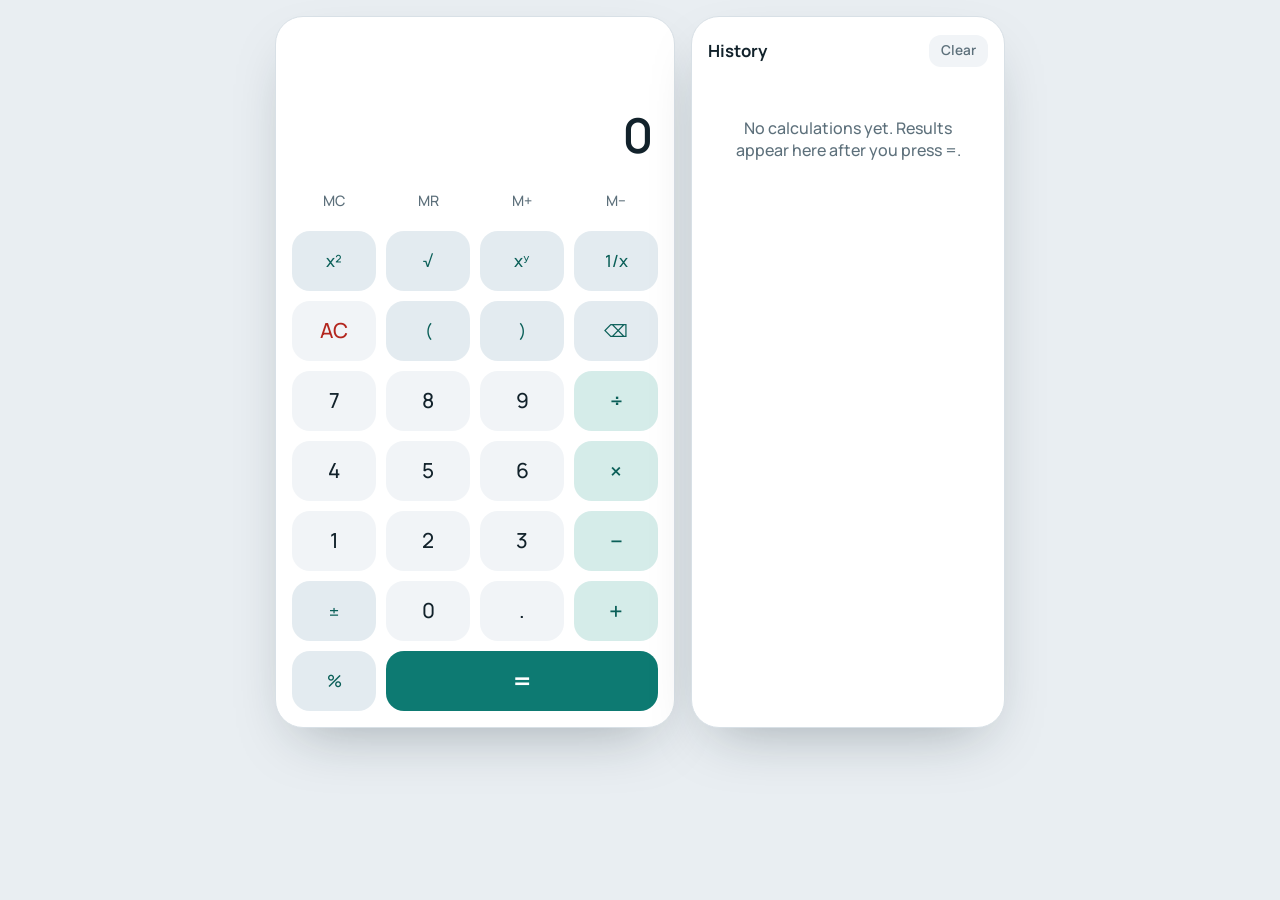
<file: index.html>
<!DOCTYPE html>
<html lang="en">

<head>
  <meta charset="utf-8">
  <meta name="viewport" content="width=device-width, initial-scale=1, viewport-fit=cover">
  <title>Calculator</title>
  <link rel="preconnect" href="https://fonts.googleapis.com">
  <link rel="stylesheet" href="style.css">
  
  
  <link href="https://fonts.googleapis.com/css2?family=Manrope:wght@400;500;600;700&display=swap" rel="stylesheet">

</head>

<body>
  <main class="app">
    <section class="calc" aria-label="Calculator">
      <div class="top"><span class="mem" id="memInd" title="Memory has a stored value">M</span><button class="icon-btn"
          id="openHist" type="button" aria-expanded="false" aria-controls="history">History</button></div>
      <div class="screen">
        <div class="expr" id="expr"></div>
        <div class="value" id="value" aria-hidden="true">0</div>
      </div>
      <div class="sr" id="sr" role="status" aria-live="polite"></div>
      <div class="keys" id="keys"></div>
    </section>
    <aside class="history" id="history" aria-label="Calculation history">
      <div class="hhead">
        <h2>History</h2>
        <div><button class="icon-btn" id="clearHist" type="button">Clear</button><button class="icon-btn" id="closeHist"
            type="button">Close</button></div>
      </div>
      <ul class="list" id="list"></ul>
    </aside>
  </main>
   <script src="script.js"></script>
</body>

</html>
</file>
<file: style.css>
:root {
      --bg: #e9eef2;
      --panel: #fff;
      --key: #f1f4f7;
      --key-h: #e5eaef;
      --fn: #e3ebf0;
      --text: #12222b;
      --muted: #5d707b;
      --accent: #0d7a72;
      --accent-h: #0a655e;
      --on-accent: #fff;
      --op: #d5ece9;
      --op-text: #0a5f58;
      --danger: #b3261e;
      --line: #d8e0e6;
      --shadow: 0 24px 60px -24px rgba(18, 34, 43, .35);
      box-sizing: border-box;
      padding-top: env(safe-area-inset-top, 0px);
      padding-bottom: env(safe-area-inset-bottom, 0px)
    }

    @media (prefers-color-scheme:dark) {
      :root:not([data-theme="light"]) {
        --bg: #0b1519;
        --panel: #122027;
        --key: #1a2c35;
        --key-h: #223842;
        --fn: #16262e;
        --text: #e8f1f4;
        --muted: #8ba0aa;
        --accent: #3fd0c2;
        --accent-h: #63dcd0;
        --on-accent: #04231f;
        --op: #1c3f43;
        --op-text: #7fe3d8;
        --danger: #ff8a80;
        --line: #25373f;
        --shadow: 0 24px 60px -24px #000
      }
    }

    :root[data-theme="dark"] {
      --bg: #0b1519;
      --panel: #122027;
      --key: #1a2c35;
      --key-h: #223842;
      --fn: #16262e;
      --text: #e8f1f4;
      --muted: #8ba0aa;
      --accent: #3fd0c2;
      --accent-h: #63dcd0;
      --on-accent: #04231f;
      --op: #1c3f43;
      --op-text: #7fe3d8;
      --danger: #ff8a80;
      --line: #25373f;
      --shadow: 0 24px 60px -24px #000
    }

    *,
    *::before,
    *::after {
      box-sizing: inherit
    }

    html {
      scroll-padding-top: env(safe-area-inset-top, 0px)
    }

    html,
    body {
      margin: 0
    }

    body {
      min-height: 100%;
      background: var(--bg);
      color: var(--text);
      font: 500 16px/1.4 Manrope, system-ui, -apple-system, "Segoe UI", sans-serif;
      display: grid;
      place-items: center;
      padding: 16px;
      overflow-x: hidden;
      -webkit-tap-highlight-color: transparent
    }

    button {
      font: inherit;
      color: inherit;
      cursor: pointer;
      border: 0
    }

    :focus-visible {
      outline: 2px solid var(--accent);
      outline-offset: 2px
    }

    .app {
      position: relative;
      width: min(100%, 400px);
      display: grid;
      grid-template-columns: minmax(0, 1fr)
    }

    .calc,
    .history {
      background: var(--panel);
      border-radius: 28px;
      box-shadow: var(--shadow);
      border: 1px solid var(--line)
    }

    .calc {
      padding: 16px
    }

    .top {
      display: flex;
      justify-content: space-between;
      align-items: center;
      height: 36px
    }

    .mem {
      font-weight: 700;
      font-size: .8rem;
      color: var(--accent);
      padding: 2px 8px;
      border-radius: 8px;
      background: var(--op);
      visibility: hidden
    }

    .mem.on {
      visibility: visible
    }

    .icon-btn {
      background: var(--key);
      border-radius: 12px;
      padding: 6px 12px;
      font-size: .85rem;
      font-weight: 600;
      color: var(--muted);
      transition: background .15s, color .15s
    }

    .icon-btn:hover {
      background: var(--key-h);
      color: var(--text)
    }

    .screen {
      text-align: right;
      padding: 8px 6px 14px
    }

    .expr {
      height: 26px;
      color: var(--muted);
      font-size: 1.05rem;
      white-space: nowrap;
      overflow-x: auto;
      scrollbar-width: none;
      font-variant-numeric: tabular-nums
    }

    .expr::-webkit-scrollbar {
      display: none
    }

    .expr.err {
      color: var(--danger);
      font-weight: 600
    }

    .value {
      height: 64px;
      line-height: 64px;
      font-size: 3rem;
      font-weight: 600;
      letter-spacing: -.03em;
      white-space: nowrap;
      overflow: hidden;
      font-variant-numeric: tabular-nums
    }

    .keys {
      display: grid;
      gap: 10px
    }

    .row {
      display: grid;
      gap: 10px;
      grid-template-columns: repeat(4, minmax(0, 1fr))
    }

    .k {
      height: clamp(44px, 7vh, 60px);
      border-radius: 18px;
      background: var(--key);
      font-size: 1.3rem;
      transition: background .12s, transform .08s;
      user-select: none;
      touch-action: manipulation
    }

    .k:hover {
      background: var(--key-h)
    }

    .k:active,
    .k.pressed {
      transform: scale(.95);
      background: var(--key-h)
    }

    .k.small {
      height: clamp(34px, 5vh, 40px);
      font-size: .9rem;
      background: transparent;
      color: var(--muted);
      border-radius: 12px
    }

    .k.fn {
      background: var(--fn);
      font-size: 1.05rem;
      color: var(--op-text)
    }

    .k.op {
      background: var(--op);
      color: var(--op-text);
      font-size: 1.5rem
    }

    .k.clear {
      color: var(--danger)
    }

    .k.eq {
      grid-column: 2/-1;
      background: var(--accent);
      color: var(--on-accent);
      font-size: 1.7rem;
      font-weight: 700
    }

    .k.eq:hover,
    .k.eq:active,
    .k.eq.pressed {
      background: var(--accent-h)
    }

    .k.small:hover {
      background: var(--key);
      color: var(--text)
    }

    .history {
      position: absolute;
      inset: 0;
      z-index: 5;
      display: flex;
      flex-direction: column;
      padding: 16px;
      visibility: hidden;
      transform: translateY(102%);
      transition: transform .28s cubic-bezier(.2, .8, .2, 1), visibility .28s
    }

    .history.open {
      visibility: visible;
      transform: none
    }

    .hhead {
      display: flex;
      justify-content: space-between;
      align-items: center;
      gap: 8px;
      height: 36px;
      margin-bottom: 8px
    }

    .hhead h2 {
      margin: 0;
      font-size: 1.05rem
    }

    .hhead div {
      display: flex;
      gap: 8px
    }

    .list {
      list-style: none;
      margin: 0;
      padding: 0;
      overflow-y: auto;
      flex: 1;
      min-height: 0
    }

    .item {
      width: 100%;
      text-align: right;
      background: none;
      padding: 10px 8px;
      border-radius: 12px;
      display: block;
      transition: background .12s
    }

    .item:hover {
      background: var(--key)
    }

    .item small {
      display: block;
      color: var(--muted);
      font-variant-numeric: tabular-nums;
      overflow-wrap: anywhere
    }

    .item b {
      font-size: 1.25rem;
      font-variant-numeric: tabular-nums;
      overflow-wrap: anywhere
    }

    .empty {
      color: var(--muted);
      text-align: center;
      padding: 40px 16px
    }

    .sr {
      position: absolute;
      width: 1px;
      height: 1px;
      overflow: hidden;
      clip: rect(0 0 0 0);
      white-space: nowrap
    }

    @media (min-width:860px) {
      .app {
        width: min(100%, 730px);
        grid-template-columns: minmax(0, 400px) minmax(0, 1fr);
        gap: 16px
      }

      .history {
        position: static;
        visibility: visible;
        transform: none;
        contain: size;
        transition: none
      }

      #closeHist,
      #openHist {
        display: none
      }
    }

    @media (max-width:360px) {
      .value {
        font-size: 2.4rem
      }

      .k {
        font-size: 1.15rem
      }
    }

    @media (prefers-reduced-motion:reduce) {
      * {
        transition: none !important
      }
    }
</file>
